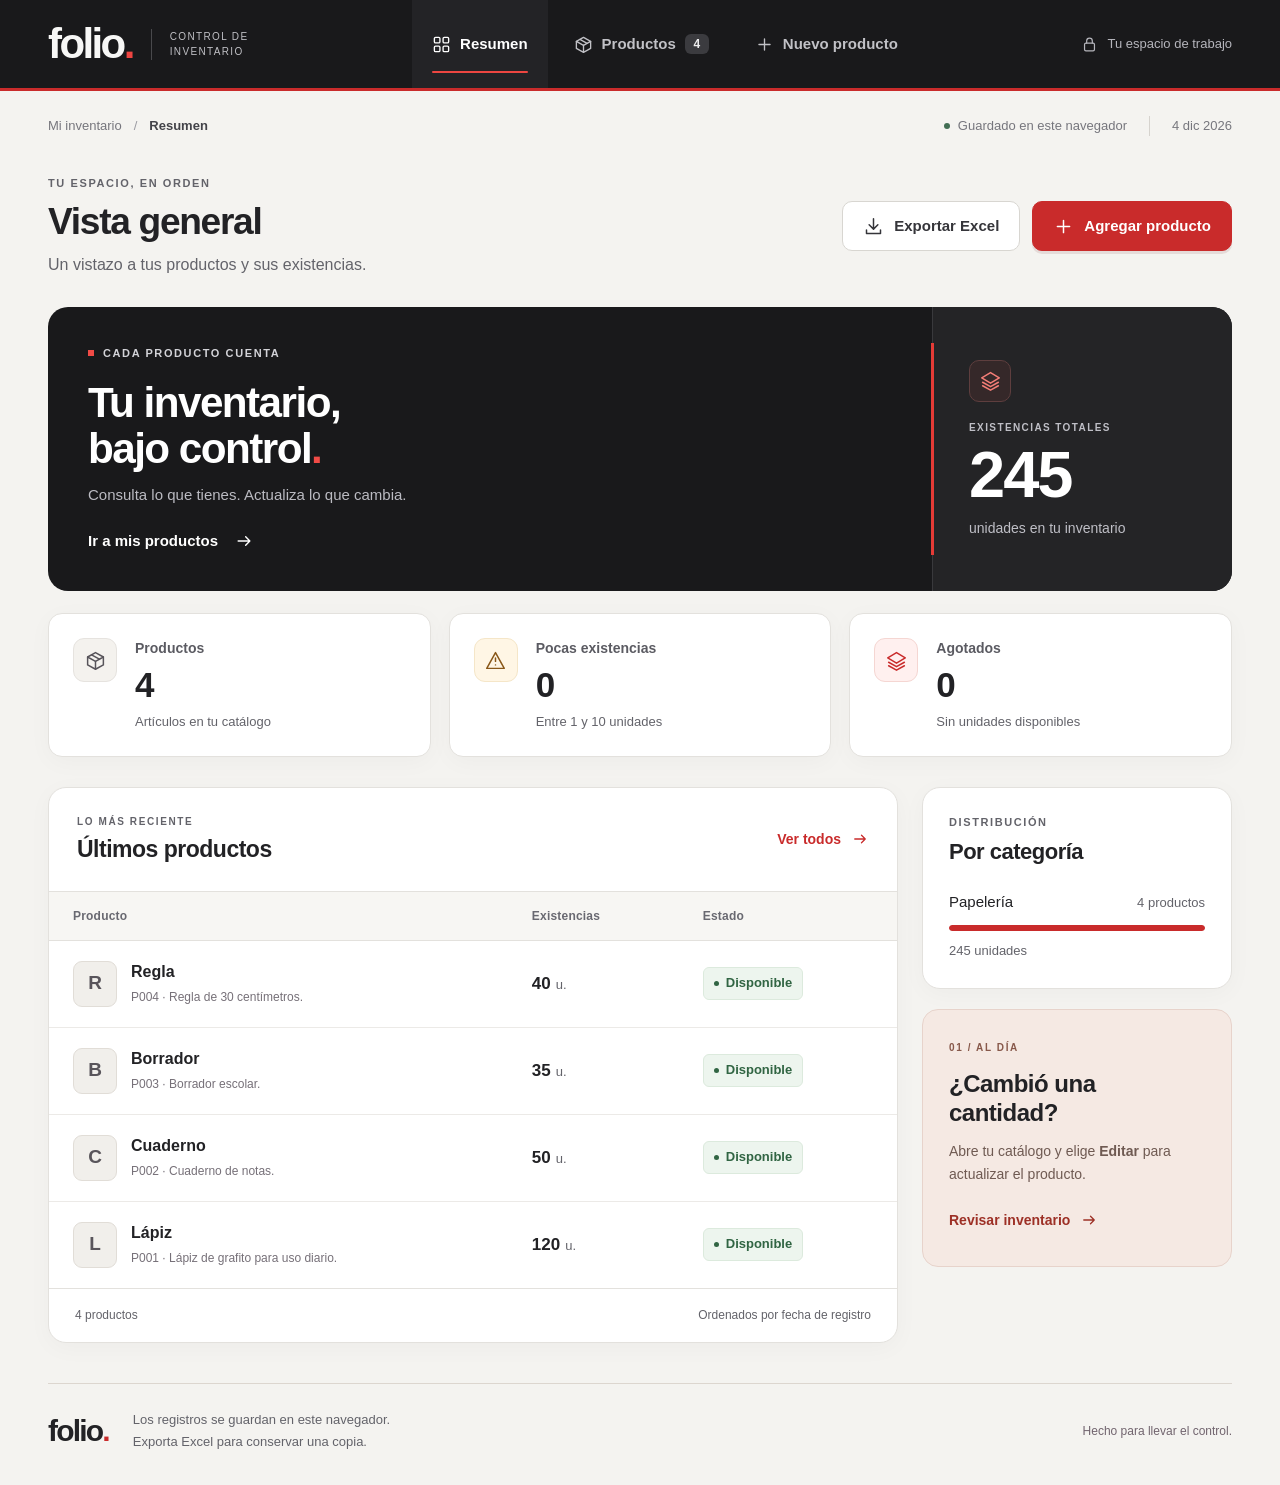
<file: index.html>
<!DOCTYPE html>
<html lang="es">
<head>
  <meta charset="utf-8">
  <meta name="viewport" content="width=device-width, initial-scale=1">
  <meta name="theme-color" content="#19191b">
  <meta name="description" content="Folio. Tu inventario, bajo control. Guarda, modifica y consulta tus productos.">
  <title>Resumen · Folio</title>
  <link rel="icon" href="favicon.svg" type="image/svg+xml">
  <link rel="stylesheet" href="style.css?v=45">
  <script defer src="app-core.js?v=45"></script>
  <script defer src="export-excel.js?v=45"></script>
  <script defer src="app.js?v=45"></script>
</head>
<body data-page="dashboard">
<svg xmlns="http://www.w3.org/2000/svg" class="svg-sprite" aria-hidden="true"><symbol id="i-grid" viewBox="0 0 24 24"><rect x="3" y="3" width="7" height="7" rx="1.5"/><rect x="14" y="3" width="7" height="7" rx="1.5"/><rect x="3" y="14" width="7" height="7" rx="1.5"/><rect x="14" y="14" width="7" height="7" rx="1.5"/></symbol><symbol id="i-box" viewBox="0 0 24 24"><path d="m12 3 9 5-9 5-9-5 9-5Z"/><path d="M3 8v9l9 5 9-5V8M12 13v9M7.5 5.5l9 5"/></symbol><symbol id="i-plus" viewBox="0 0 24 24"><path d="M12 5v14M5 12h14"/></symbol><symbol id="i-download" viewBox="0 0 24 24"><path d="M12 3v12m-5-5 5 5 5-5M4 16v4h16v-4"/></symbol><symbol id="i-arrow" viewBox="0 0 24 24"><path d="M5 12h14m-5-5 5 5-5 5"/></symbol><symbol id="i-search" viewBox="0 0 24 24"><circle cx="10.5" cy="10.5" r="6.5"/><path d="m16 16 5 5"/></symbol><symbol id="i-edit" viewBox="0 0 24 24"><path d="m15 5 4 4M4 20l5-1L21 7a2.8 2.8 0 0 0-4-4L5 15l-1 5Z"/></symbol><symbol id="i-trash" viewBox="0 0 24 24"><path d="M3 6h18M9 6V3h6v3M6 6l1 15h10l1-15M10 10v7M14 10v7"/></symbol><symbol id="i-check" viewBox="0 0 24 24"><path d="m5 12 4 4L19 6"/></symbol><symbol id="i-alert" viewBox="0 0 24 24"><path d="m12 3 10 18H2L12 3Z"/><path d="M12 9v4m0 4h.01"/></symbol><symbol id="i-layers" viewBox="0 0 24 24"><path d="m12 3 10 6-10 6L2 9l10-6Zm-9 11 9 5 9-5M3 18l9 5 9-5"/></symbol><symbol id="i-clock" viewBox="0 0 24 24"><circle cx="12" cy="12" r="9"/><path d="M12 7v5l3 2"/></symbol><symbol id="i-close" viewBox="0 0 24 24"><path d="m6 6 12 12M18 6 6 18"/></symbol><symbol id="i-lock" viewBox="0 0 24 24"><rect x="5" y="10" width="14" height="11" rx="2"/><path d="M8 10V7a4 4 0 0 1 8 0v3"/></symbol><symbol id="i-leaf" viewBox="0 0 24 24"><path d="M20 4C8 2 1 11 6 17s15 1 14-13Z"/><path d="M4 21 15 10"/></symbol></svg>
<a href="#main" class="skip-link">Saltar al contenido</a>
<header class="site-header">
  <div class="header-inner">
    <a href="index.html" class="brand" aria-label="Folio, inicio"><span class="brand-word">folio<span>.</span></span><span class="brand-caption">CONTROL DE<br>INVENTARIO</span></a>
    <nav aria-label="Navegación principal"><a href="index.html" class="nav-link active" aria-current="page"><svg class="icon" aria-hidden="true"><use href="#i-grid"></use></svg><span>Resumen</span></a><a href="productos.html" class="nav-link"><svg class="icon" aria-hidden="true"><use href="#i-box"></use></svg><span>Productos</span><span class="nav-count" id="nav-count">—</span></a><a href="agregar.html" class="nav-link"><svg class="icon" aria-hidden="true"><use href="#i-plus"></use></svg><span>Nuevo producto</span></a></nav>
    <div class="header-note"><svg class="icon" aria-hidden="true"><use href="#i-lock"></use></svg><span>Tu espacio de trabajo</span></div>
  </div>
</header>
<div class="app-shell">
  <div class="topbar"><p>Mi inventario <span>/</span> <strong>Resumen</strong></p>
    <div class="topbar-meta"><span class="save-indicator"><span class="online-dot" aria-hidden="true"></span><span id="save-status">Guardado en este navegador</span></span><time id="current-date"></time></div>
  </div>
  <main id="main" tabindex="-1">
    <div class="page-heading">
      <div><p class="eyebrow" id="page-eyebrow">TU ESPACIO, EN ORDEN</p><h1 id="page-title">Vista general</h1><p class="page-subtitle" id="page-subtitle">Un vistazo a tus productos y sus existencias.</p></div>
      <div class="page-actions"><button class="button secondary" type="button" data-export title="Descarga todo el inventario en un archivo XLSX"><svg class="icon" aria-hidden="true"><use href="#i-download"></use></svg>Exportar Excel</button><a href="agregar.html" class="button primary"><svg class="icon" aria-hidden="true"><use href="#i-plus"></use></svg>Agregar producto</a></div>
    </div>
    <noscript><p class="storage-error">Activa JavaScript en tu navegador para guardar y administrar los productos.</p></noscript>
    <section id="storage-error" class="storage-error" role="alert" hidden>
      <div><svg class="icon" aria-hidden="true"><use href="#i-alert"></use></svg><p id="storage-error-text"></p></div>
      <div class="error-actions"><button class="button secondary small" id="retry-storage" type="button">Reintentar</button><button class="button secondary small" id="download-raw" type="button" hidden>Descargar copia</button><button class="button secondary small" id="open-reset" type="button" hidden>Restablecer ejemplos</button></div>
    </section>

<section class="overview-hero" aria-labelledby="overview-title">
  <div class="hero-copy">
    <span class="hero-kicker"><span></span> CADA PRODUCTO CUENTA</span>
    <h2 id="overview-title">Tu inventario,<br>bajo control<span>.</span></h2>
    <p>Consulta lo que tienes. Actualiza lo que cambia.</p>
    <a class="hero-link" href="productos.html">Ir a mis productos <svg class="icon" aria-hidden="true"><use href="#i-arrow"></use></svg></a>
  </div>
  <div class="hero-total">
    <span class="total-icon"><svg class="icon" aria-hidden="true"><use href="#i-layers"></use></svg></span>
    <span class="total-label">EXISTENCIAS TOTALES</span>
    <strong data-stat="units">—</strong>
    <span class="total-caption">unidades en tu inventario</span>
  </div>
</section>
<section class="stats-grid" aria-label="Resumen de existencias">
<article class="stat-card ">
  <span class="stat-icon"><svg class="icon" aria-hidden="true"><use href="#i-box"></use></svg></span>
  <div class="stat-content"><p>Productos</p><strong data-stat="products">—</strong><span>Artículos en tu catálogo</span></div>
</article>
<article class="stat-card amber">
  <span class="stat-icon"><svg class="icon" aria-hidden="true"><use href="#i-alert"></use></svg></span>
  <div class="stat-content"><p>Pocas existencias</p><strong data-stat="low">—</strong><span>Entre 1 y 10 unidades</span></div>
</article>
<article class="stat-card rose">
  <span class="stat-icon"><svg class="icon" aria-hidden="true"><use href="#i-layers"></use></svg></span>
  <div class="stat-content"><p>Agotados</p><strong data-stat="out">—</strong><span>Sin unidades disponibles</span></div>
</article>
</section>
<div class="dashboard-columns">
  <section class="panel recent-panel">
    <div class="panel-heading"><div><p class="eyebrow">LO MÁS RECIENTE</p><h2>Últimos productos</h2></div>
      <a class="text-link" href="productos.html">Ver todos <svg class="icon" aria-hidden="true"><use href="#i-arrow"></use></svg></a></div>
    <div class="table-scroll" tabindex="0" aria-label="Tabla de productos"><table role="table" class="inventory-table recent-table"><thead role="rowgroup"><tr role="row"><th scope="col" role="columnheader">Producto</th><th scope="col" role="columnheader">Existencias</th><th scope="col" role="columnheader">Estado</th></tr></thead><tbody role="rowgroup" id="inventory-body"></tbody></table></div>
      <div class="empty-state" id="empty-state" hidden><span class="empty-icon"><svg class="icon" aria-hidden="true"><use href="#i-box"></use></svg></span><h3 id="empty-title">El inventario está vacío</h3><p id="empty-copy">Agrega tu primer producto para comenzar.</p><a class="button primary small" href="agregar.html" id="empty-add"><svg class="icon" aria-hidden="true"><use href="#i-plus"></use></svg>Agregar producto</a><button class="button secondary small" id="clear-filters" type="button" hidden>Limpiar filtros</button></div>
    <div class="panel-footer"><span id="recent-count">—</span><span>Ordenados por fecha de registro</span></div>
  </section>
  <aside class="dashboard-side">
    <section class="panel category-panel"><p class="eyebrow">DISTRIBUCIÓN</p><h2>Por categoría</h2><div id="category-breakdown"></div></section>
    <section class="care-note"><span class="care-number">01 / AL DÍA</span><h2>¿Cambió una cantidad?</h2>
      <p>Abre tu catálogo y elige <strong>Editar</strong> para actualizar el producto.</p>
      <a class="text-link" href="productos.html">Revisar inventario <svg class="icon" aria-hidden="true"><use href="#i-arrow"></use></svg></a></section>
  </aside>
</div>
    <footer class="app-footer"><a href="index.html" class="footer-brand">folio<span>.</span></a><p>Los registros se guardan en este navegador.<br>Exporta Excel para conservar una copia.</p><span>Hecho para llevar el control.</span></footer>
  </main>
</div>
<dialog id="delete-dialog" aria-labelledby="delete-title"><div class="dialog-content"><span class="dialog-icon danger"><svg class="icon" aria-hidden="true"><use href="#i-trash"></use></svg></span><h2 id="delete-title">Eliminar producto</h2><p id="delete-copy"></p><p class="muted small-copy">Puedes deshacer la última eliminación desde el mensaje de confirmación.</p><div id="delete-error" class="form-error" role="alert" hidden></div><div class="dialog-actions"><button class="button secondary" id="cancel-delete" type="button" autofocus>Cancelar</button><button class="button danger-button" id="confirm-delete" type="button">Eliminar producto</button></div></div></dialog>
 <dialog id="reset-dialog" aria-labelledby="reset-title"><div class="dialog-content"><span class="dialog-icon danger"><svg class="icon" aria-hidden="true"><use href="#i-alert"></use></svg></span><h2 id="reset-title">Restablecer ejemplos</h2><p>Se sustituirán los datos de este inventario en este navegador por los cuatro productos de ejemplo. Descarga una copia antes de continuar.</p><div id="reset-error" class="form-error" role="alert" hidden></div><div class="dialog-actions"><button class="button secondary" id="cancel-reset" type="button" autofocus>Cancelar</button><button class="button danger-button" id="confirm-reset" type="button">Restablecer ejemplos</button></div></div></dialog>
 <div class="toast" id="toast" role="status" aria-live="polite" hidden><span class="toast-icon"><svg class="icon" aria-hidden="true"><use href="#i-check"></use></svg></span><p id="toast-message"></p><button id="undo-delete" type="button" hidden>Deshacer</button><button id="close-toast" class="icon-button" type="button" aria-label="Cerrar mensaje"><svg class="icon" aria-hidden="true"><use href="#i-close"></use></svg></button></div>
</body>
</html>
</file>
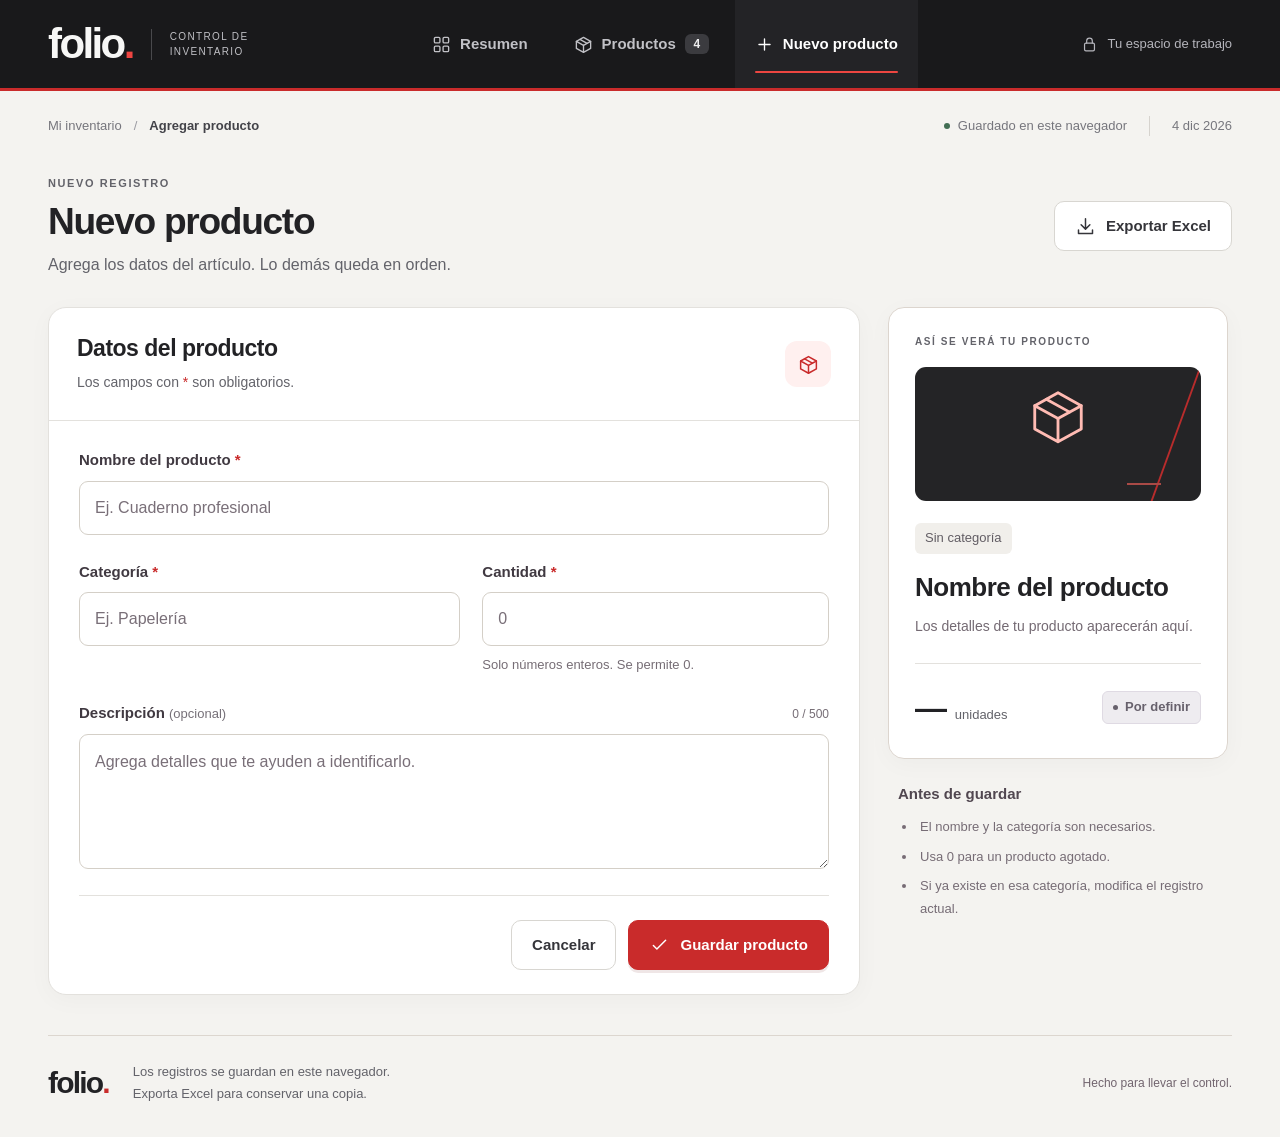
<file: agregar.html>
<!DOCTYPE html>
<html lang="es">
<head>
  <meta charset="utf-8">
  <meta name="viewport" content="width=device-width, initial-scale=1">
  <meta name="theme-color" content="#19191b">
  <meta name="description" content="Folio. Tu inventario, bajo control. Guarda, modifica y consulta tus productos.">
  <title>Agregar producto · Folio</title>
  <link rel="icon" href="favicon.svg" type="image/svg+xml">
  <link rel="stylesheet" href="style.css?v=45">
  <script defer src="app-core.js?v=45"></script>
  <script defer src="export-excel.js?v=45"></script>
  <script defer src="app.js?v=45"></script>
</head>
<body data-page="form">
<svg xmlns="http://www.w3.org/2000/svg" class="svg-sprite" aria-hidden="true"><symbol id="i-grid" viewBox="0 0 24 24"><rect x="3" y="3" width="7" height="7" rx="1.5"/><rect x="14" y="3" width="7" height="7" rx="1.5"/><rect x="3" y="14" width="7" height="7" rx="1.5"/><rect x="14" y="14" width="7" height="7" rx="1.5"/></symbol><symbol id="i-box" viewBox="0 0 24 24"><path d="m12 3 9 5-9 5-9-5 9-5Z"/><path d="M3 8v9l9 5 9-5V8M12 13v9M7.5 5.5l9 5"/></symbol><symbol id="i-plus" viewBox="0 0 24 24"><path d="M12 5v14M5 12h14"/></symbol><symbol id="i-download" viewBox="0 0 24 24"><path d="M12 3v12m-5-5 5 5 5-5M4 16v4h16v-4"/></symbol><symbol id="i-arrow" viewBox="0 0 24 24"><path d="M5 12h14m-5-5 5 5-5 5"/></symbol><symbol id="i-search" viewBox="0 0 24 24"><circle cx="10.5" cy="10.5" r="6.5"/><path d="m16 16 5 5"/></symbol><symbol id="i-edit" viewBox="0 0 24 24"><path d="m15 5 4 4M4 20l5-1L21 7a2.8 2.8 0 0 0-4-4L5 15l-1 5Z"/></symbol><symbol id="i-trash" viewBox="0 0 24 24"><path d="M3 6h18M9 6V3h6v3M6 6l1 15h10l1-15M10 10v7M14 10v7"/></symbol><symbol id="i-check" viewBox="0 0 24 24"><path d="m5 12 4 4L19 6"/></symbol><symbol id="i-alert" viewBox="0 0 24 24"><path d="m12 3 10 18H2L12 3Z"/><path d="M12 9v4m0 4h.01"/></symbol><symbol id="i-layers" viewBox="0 0 24 24"><path d="m12 3 10 6-10 6L2 9l10-6Zm-9 11 9 5 9-5M3 18l9 5 9-5"/></symbol><symbol id="i-clock" viewBox="0 0 24 24"><circle cx="12" cy="12" r="9"/><path d="M12 7v5l3 2"/></symbol><symbol id="i-close" viewBox="0 0 24 24"><path d="m6 6 12 12M18 6 6 18"/></symbol><symbol id="i-lock" viewBox="0 0 24 24"><rect x="5" y="10" width="14" height="11" rx="2"/><path d="M8 10V7a4 4 0 0 1 8 0v3"/></symbol><symbol id="i-leaf" viewBox="0 0 24 24"><path d="M20 4C8 2 1 11 6 17s15 1 14-13Z"/><path d="M4 21 15 10"/></symbol></svg>
<a href="#main" class="skip-link">Saltar al contenido</a>
<header class="site-header">
  <div class="header-inner">
    <a href="index.html" class="brand" aria-label="Folio, inicio"><span class="brand-word">folio<span>.</span></span><span class="brand-caption">CONTROL DE<br>INVENTARIO</span></a>
    <nav aria-label="Navegación principal"><a href="index.html" class="nav-link"><svg class="icon" aria-hidden="true"><use href="#i-grid"></use></svg><span>Resumen</span></a><a href="productos.html" class="nav-link"><svg class="icon" aria-hidden="true"><use href="#i-box"></use></svg><span>Productos</span><span class="nav-count" id="nav-count">—</span></a><a href="agregar.html" class="nav-link active" aria-current="page"><svg class="icon" aria-hidden="true"><use href="#i-plus"></use></svg><span>Nuevo producto</span></a></nav>
    <div class="header-note"><svg class="icon" aria-hidden="true"><use href="#i-lock"></use></svg><span>Tu espacio de trabajo</span></div>
  </div>
</header>
<div class="app-shell">
  <div class="topbar"><p>Mi inventario <span>/</span> <strong>Agregar producto</strong></p>
    <div class="topbar-meta"><span class="save-indicator"><span class="online-dot" aria-hidden="true"></span><span id="save-status">Guardado en este navegador</span></span><time id="current-date"></time></div>
  </div>
  <main id="main" tabindex="-1">
    <div class="page-heading">
      <div><p class="eyebrow" id="page-eyebrow">NUEVO REGISTRO</p><h1 id="page-title">Nuevo producto</h1><p class="page-subtitle" id="page-subtitle">Agrega los datos del artículo. Lo demás queda en orden.</p></div>
      <div class="page-actions"><button class="button secondary" type="button" data-export title="Descarga todo el inventario en un archivo XLSX"><svg class="icon" aria-hidden="true"><use href="#i-download"></use></svg>Exportar Excel</button></div>
    </div>
    <noscript><p class="storage-error">Activa JavaScript en tu navegador para guardar y administrar los productos.</p></noscript>
    <section id="storage-error" class="storage-error" role="alert" hidden>
      <div><svg class="icon" aria-hidden="true"><use href="#i-alert"></use></svg><p id="storage-error-text"></p></div>
      <div class="error-actions"><button class="button secondary small" id="retry-storage" type="button">Reintentar</button><button class="button secondary small" id="download-raw" type="button" hidden>Descargar copia</button><button class="button secondary small" id="open-reset" type="button" hidden>Restablecer ejemplos</button></div>
    </section>
    <div class="form-columns"><section class="panel form-panel"><div class="panel-heading"><div><h2 id="form-title">Datos del producto</h2><p class="muted">Los campos con <span class="required">*</span> son obligatorios.</p></div><span class="form-icon"><svg class="icon" aria-hidden="true"><use href="#i-box"></use></svg></span></div>
 <form id="product-form" novalidate><div id="form-error" class="form-error" role="alert" hidden></div><button id="reload-product" class="text-link reload-button" type="button" hidden>Recargar datos del producto</button><fieldset id="product-fields"><legend class="sr-only">Información del producto</legend>
 <div class="field"><label for="name">Nombre del producto <span class="required">*</span></label><input id="name" name="name" type="text" placeholder="Ej. Cuaderno profesional" maxlength="80" autocomplete="off" required aria-describedby="error-name"><span class="field-error" id="error-name"></span></div>
 <div class="field-grid"><div class="field"><label for="category">Categoría <span class="required">*</span></label><input id="category" name="category" list="categories" type="text" placeholder="Ej. Papelería" maxlength="50" autocomplete="off" required aria-describedby="error-category"><datalist id="categories"><option value="Papelería"><option value="Oficina"><option value="Escolar"><option value="Otros"></datalist><span class="field-error" id="error-category"></span></div>
 <div class="field"><label for="quantity">Cantidad <span class="required">*</span></label><input id="quantity" name="quantity" type="number" placeholder="0" min="0" max="999999" step="1" inputmode="numeric" required aria-describedby="quantity-help error-quantity"><small id="quantity-help">Solo números enteros. Se permite 0.</small><span class="field-error" id="error-quantity"></span></div></div>
 <div class="field"><div class="label-row"><label for="description">Descripción <span class="optional">(opcional)</span></label><span id="description-count">0 / 500</span></div><textarea id="description" name="description" rows="4" maxlength="500" placeholder="Agrega detalles que te ayuden a identificarlo." aria-describedby="error-description"></textarea><span class="field-error" id="error-description"></span></div>
 <div class="form-actions"><a href="productos.html" class="button secondary">Cancelar</a><button id="save-product" class="button primary" type="submit"><svg class="icon" aria-hidden="true"><use href="#i-check"></use></svg><span>Guardar producto</span></button></div></fieldset></form></section>
 <aside class="form-side"><section class="preview-card"><span class="eyebrow">ASÍ SE VERÁ TU PRODUCTO</span><div class="preview-art"><svg class="icon" aria-hidden="true"><use href="#i-box"></use></svg><span class="preview-dots" aria-hidden="true"></span></div><span class="category-chip" id="preview-category">Sin categoría</span><h2 id="preview-name">Nombre del producto</h2><p id="preview-description">Los detalles de tu producto aparecerán aquí.</p><div class="preview-bottom"><span><strong id="preview-quantity">—</strong> unidades</span><span class="stock-badge neutral" id="preview-status">Por definir</span></div></section>
 <div class="form-help"><h3>Antes de guardar</h3><ul><li>El nombre y la categoría son necesarios.</li><li>Usa 0 para un producto agotado.</li><li>Si ya existe en esa categoría, modifica el registro actual.</li></ul></div></aside></div>
    <footer class="app-footer"><a href="index.html" class="footer-brand">folio<span>.</span></a><p>Los registros se guardan en este navegador.<br>Exporta Excel para conservar una copia.</p><span>Hecho para llevar el control.</span></footer>
  </main>
</div>
<dialog id="delete-dialog" aria-labelledby="delete-title"><div class="dialog-content"><span class="dialog-icon danger"><svg class="icon" aria-hidden="true"><use href="#i-trash"></use></svg></span><h2 id="delete-title">Eliminar producto</h2><p id="delete-copy"></p><p class="muted small-copy">Puedes deshacer la última eliminación desde el mensaje de confirmación.</p><div id="delete-error" class="form-error" role="alert" hidden></div><div class="dialog-actions"><button class="button secondary" id="cancel-delete" type="button" autofocus>Cancelar</button><button class="button danger-button" id="confirm-delete" type="button">Eliminar producto</button></div></div></dialog>
 <dialog id="reset-dialog" aria-labelledby="reset-title"><div class="dialog-content"><span class="dialog-icon danger"><svg class="icon" aria-hidden="true"><use href="#i-alert"></use></svg></span><h2 id="reset-title">Restablecer ejemplos</h2><p>Se sustituirán los datos de este inventario en este navegador por los cuatro productos de ejemplo. Descarga una copia antes de continuar.</p><div id="reset-error" class="form-error" role="alert" hidden></div><div class="dialog-actions"><button class="button secondary" id="cancel-reset" type="button" autofocus>Cancelar</button><button class="button danger-button" id="confirm-reset" type="button">Restablecer ejemplos</button></div></div></dialog>
 <div class="toast" id="toast" role="status" aria-live="polite" hidden><span class="toast-icon"><svg class="icon" aria-hidden="true"><use href="#i-check"></use></svg></span><p id="toast-message"></p><button id="undo-delete" type="button" hidden>Deshacer</button><button id="close-toast" class="icon-button" type="button" aria-label="Cerrar mensaje"><svg class="icon" aria-hidden="true"><use href="#i-close"></use></svg></button></div>
</body>
</html>
</file>
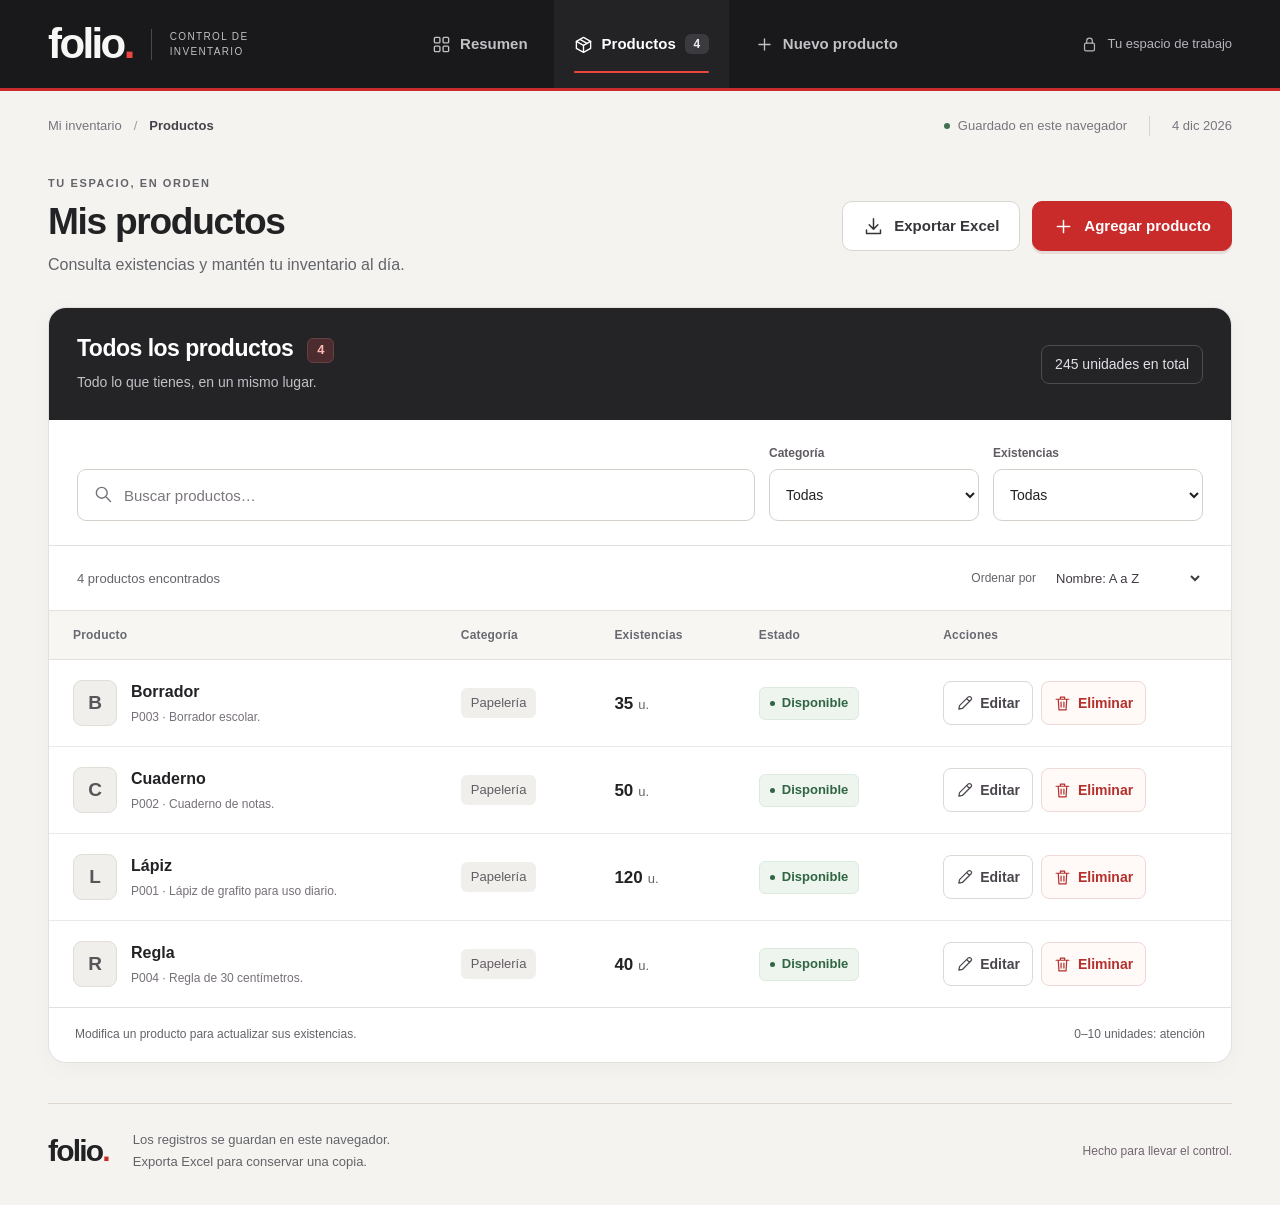
<file: productos.html>
<!DOCTYPE html>
<html lang="es">
<head>
  <meta charset="utf-8">
  <meta name="viewport" content="width=device-width, initial-scale=1">
  <meta name="theme-color" content="#19191b">
  <meta name="description" content="Folio. Tu inventario, bajo control. Guarda, modifica y consulta tus productos.">
  <title>Productos · Folio</title>
  <link rel="icon" href="favicon.svg" type="image/svg+xml">
  <link rel="stylesheet" href="style.css?v=45">
  <script defer src="app-core.js?v=45"></script>
  <script defer src="export-excel.js?v=45"></script>
  <script defer src="app.js?v=45"></script>
</head>
<body data-page="products">
<svg xmlns="http://www.w3.org/2000/svg" class="svg-sprite" aria-hidden="true"><symbol id="i-grid" viewBox="0 0 24 24"><rect x="3" y="3" width="7" height="7" rx="1.5"/><rect x="14" y="3" width="7" height="7" rx="1.5"/><rect x="3" y="14" width="7" height="7" rx="1.5"/><rect x="14" y="14" width="7" height="7" rx="1.5"/></symbol><symbol id="i-box" viewBox="0 0 24 24"><path d="m12 3 9 5-9 5-9-5 9-5Z"/><path d="M3 8v9l9 5 9-5V8M12 13v9M7.5 5.5l9 5"/></symbol><symbol id="i-plus" viewBox="0 0 24 24"><path d="M12 5v14M5 12h14"/></symbol><symbol id="i-download" viewBox="0 0 24 24"><path d="M12 3v12m-5-5 5 5 5-5M4 16v4h16v-4"/></symbol><symbol id="i-arrow" viewBox="0 0 24 24"><path d="M5 12h14m-5-5 5 5-5 5"/></symbol><symbol id="i-search" viewBox="0 0 24 24"><circle cx="10.5" cy="10.5" r="6.5"/><path d="m16 16 5 5"/></symbol><symbol id="i-edit" viewBox="0 0 24 24"><path d="m15 5 4 4M4 20l5-1L21 7a2.8 2.8 0 0 0-4-4L5 15l-1 5Z"/></symbol><symbol id="i-trash" viewBox="0 0 24 24"><path d="M3 6h18M9 6V3h6v3M6 6l1 15h10l1-15M10 10v7M14 10v7"/></symbol><symbol id="i-check" viewBox="0 0 24 24"><path d="m5 12 4 4L19 6"/></symbol><symbol id="i-alert" viewBox="0 0 24 24"><path d="m12 3 10 18H2L12 3Z"/><path d="M12 9v4m0 4h.01"/></symbol><symbol id="i-layers" viewBox="0 0 24 24"><path d="m12 3 10 6-10 6L2 9l10-6Zm-9 11 9 5 9-5M3 18l9 5 9-5"/></symbol><symbol id="i-clock" viewBox="0 0 24 24"><circle cx="12" cy="12" r="9"/><path d="M12 7v5l3 2"/></symbol><symbol id="i-close" viewBox="0 0 24 24"><path d="m6 6 12 12M18 6 6 18"/></symbol><symbol id="i-lock" viewBox="0 0 24 24"><rect x="5" y="10" width="14" height="11" rx="2"/><path d="M8 10V7a4 4 0 0 1 8 0v3"/></symbol><symbol id="i-leaf" viewBox="0 0 24 24"><path d="M20 4C8 2 1 11 6 17s15 1 14-13Z"/><path d="M4 21 15 10"/></symbol></svg>
<a href="#main" class="skip-link">Saltar al contenido</a>
<header class="site-header">
  <div class="header-inner">
    <a href="index.html" class="brand" aria-label="Folio, inicio"><span class="brand-word">folio<span>.</span></span><span class="brand-caption">CONTROL DE<br>INVENTARIO</span></a>
    <nav aria-label="Navegación principal"><a href="index.html" class="nav-link"><svg class="icon" aria-hidden="true"><use href="#i-grid"></use></svg><span>Resumen</span></a><a href="productos.html" class="nav-link active" aria-current="page"><svg class="icon" aria-hidden="true"><use href="#i-box"></use></svg><span>Productos</span><span class="nav-count" id="nav-count">—</span></a><a href="agregar.html" class="nav-link"><svg class="icon" aria-hidden="true"><use href="#i-plus"></use></svg><span>Nuevo producto</span></a></nav>
    <div class="header-note"><svg class="icon" aria-hidden="true"><use href="#i-lock"></use></svg><span>Tu espacio de trabajo</span></div>
  </div>
</header>
<div class="app-shell">
  <div class="topbar"><p>Mi inventario <span>/</span> <strong>Productos</strong></p>
    <div class="topbar-meta"><span class="save-indicator"><span class="online-dot" aria-hidden="true"></span><span id="save-status">Guardado en este navegador</span></span><time id="current-date"></time></div>
  </div>
  <main id="main" tabindex="-1">
    <div class="page-heading">
      <div><p class="eyebrow" id="page-eyebrow">TU ESPACIO, EN ORDEN</p><h1 id="page-title">Mis productos</h1><p class="page-subtitle" id="page-subtitle">Consulta existencias y mantén tu inventario al día.</p></div>
      <div class="page-actions"><button class="button secondary" type="button" data-export title="Descarga todo el inventario en un archivo XLSX"><svg class="icon" aria-hidden="true"><use href="#i-download"></use></svg>Exportar Excel</button><a href="agregar.html" class="button primary"><svg class="icon" aria-hidden="true"><use href="#i-plus"></use></svg>Agregar producto</a></div>
    </div>
    <noscript><p class="storage-error">Activa JavaScript en tu navegador para guardar y administrar los productos.</p></noscript>
    <section id="storage-error" class="storage-error" role="alert" hidden>
      <div><svg class="icon" aria-hidden="true"><use href="#i-alert"></use></svg><p id="storage-error-text"></p></div>
      <div class="error-actions"><button class="button secondary small" id="retry-storage" type="button">Reintentar</button><button class="button secondary small" id="download-raw" type="button" hidden>Descargar copia</button><button class="button secondary small" id="open-reset" type="button" hidden>Restablecer ejemplos</button></div>
    </section>
    <section class="panel products-panel"><div class="panel-heading"><div><h2>Todos los productos <span class="count-pill" id="total-count">0</span></h2><p class="muted">Todo lo que tienes, en un mismo lugar.</p></div><span class="mini-label" id="units-summary">—</span></div>
  <div class="filters"><div class="search-field"><label class="sr-only" for="search">Buscar productos</label><svg class="icon" aria-hidden="true"><use href="#i-search"></use></svg><input type="search" id="search" placeholder="Buscar productos…" title="Busca por nombre, categoría, descripción o ID" autocomplete="off"></div>
    <div class="select-field"><label for="category-filter">Categoría</label><select id="category-filter"><option value="">Todas</option></select></div>
    <div class="select-field"><label for="stock-filter">Existencias</label><select id="stock-filter"><option value="">Todas</option><option value="low">Pocas existencias</option><option value="out">Agotados</option></select></div>
  </div>
  <div class="table-toolbar"><p id="result-count" aria-live="polite">—</p><div><label for="sort">Ordenar por</label><select id="sort"><option value="name">Nombre: A a Z</option><option value="recent">Más recientes</option><option value="quantity">Menos existencias</option></select></div></div>
  <div class="table-scroll" tabindex="0" aria-label="Tabla de productos" role="region"><table role="table" class="inventory-table "><thead role="rowgroup"><tr role="row"><th scope="col" role="columnheader">Producto</th><th scope="col" role="columnheader">Categoría</th><th scope="col" role="columnheader">Existencias</th><th scope="col" role="columnheader">Estado</th><th scope="col" role="columnheader">Acciones</th></tr></thead><tbody role="rowgroup" id="inventory-body"></tbody></table></div>
      <div class="empty-state" id="empty-state" hidden><span class="empty-icon"><svg class="icon" aria-hidden="true"><use href="#i-box"></use></svg></span><h3 id="empty-title">El inventario está vacío</h3><p id="empty-copy">Agrega tu primer producto para comenzar.</p><a class="button primary small" href="agregar.html" id="empty-add"><svg class="icon" aria-hidden="true"><use href="#i-plus"></use></svg>Agregar producto</a><button class="button secondary small" id="clear-filters" type="button" hidden>Limpiar filtros</button></div>
  <div class="panel-footer"><span>Modifica un producto para actualizar sus existencias.</span><span>0–10 unidades: atención</span></div>
</section>
    <footer class="app-footer"><a href="index.html" class="footer-brand">folio<span>.</span></a><p>Los registros se guardan en este navegador.<br>Exporta Excel para conservar una copia.</p><span>Hecho para llevar el control.</span></footer>
  </main>
</div>
<dialog id="delete-dialog" aria-labelledby="delete-title"><div class="dialog-content"><span class="dialog-icon danger"><svg class="icon" aria-hidden="true"><use href="#i-trash"></use></svg></span><h2 id="delete-title">Eliminar producto</h2><p id="delete-copy"></p><p class="muted small-copy">Puedes deshacer la última eliminación desde el mensaje de confirmación.</p><div id="delete-error" class="form-error" role="alert" hidden></div><div class="dialog-actions"><button class="button secondary" id="cancel-delete" type="button" autofocus>Cancelar</button><button class="button danger-button" id="confirm-delete" type="button">Eliminar producto</button></div></div></dialog>
 <dialog id="reset-dialog" aria-labelledby="reset-title"><div class="dialog-content"><span class="dialog-icon danger"><svg class="icon" aria-hidden="true"><use href="#i-alert"></use></svg></span><h2 id="reset-title">Restablecer ejemplos</h2><p>Se sustituirán los datos de este inventario en este navegador por los cuatro productos de ejemplo. Descarga una copia antes de continuar.</p><div id="reset-error" class="form-error" role="alert" hidden></div><div class="dialog-actions"><button class="button secondary" id="cancel-reset" type="button" autofocus>Cancelar</button><button class="button danger-button" id="confirm-reset" type="button">Restablecer ejemplos</button></div></div></dialog>
 <div class="toast" id="toast" role="status" aria-live="polite" hidden><span class="toast-icon"><svg class="icon" aria-hidden="true"><use href="#i-check"></use></svg></span><p id="toast-message"></p><button id="undo-delete" type="button" hidden>Deshacer</button><button id="close-toast" class="icon-button" type="button" aria-label="Cerrar mensaje"><svg class="icon" aria-hidden="true"><use href="#i-close"></use></svg></button></div>
</body>
</html>
</file>
<file: style.css>
/* Folio · Carbón, papel y rojo. Componentes compartidos por las tres páginas. */
:root {
  color-scheme: light;
  --canvas: #f4f3f0;
  --paper: #ffffff;
  --ink: #222225;
  --muted: #63636a;
  --subtle: #76767d;
  --line: #e3e1dd;
  --charcoal: #19191b;
  --red: #c92b2b;
  --red-hover: #ac2020;
  --red-soft: #fff0ef;
  --radius: 18px;
  --shadow: 0 5px 24px rgb(30 28 25 / 3%);
  font-family: "Segoe UI", -apple-system, BlinkMacSystemFont, Arial, sans-serif;
  font-size: 16px;
  line-height: 1.5;
  color: var(--ink);
  background: var(--canvas);
  -webkit-text-size-adjust: 100%;
}
* { box-sizing: border-box; }
body { margin: 0; min-width: 0; }
h1, h2, h3, p { margin: 0; }
a { color: inherit; text-decoration: none; }
button, input, select, textarea { font: inherit; color: inherit; }
button, select, a { -webkit-tap-highlight-color: transparent; }
button { cursor: pointer; }
button:disabled { cursor: not-allowed; opacity: .5; }
button, input, select, textarea { border-radius: 0; }
button { border: 0; }
[hidden] { display: none !important; }
:focus-visible { outline: 3px solid var(--red); outline-offset: 4px; }
::selection { color: white; background: var(--red); }
.icon { width: 21px; height: 21px; fill: none; stroke: currentColor; stroke-width: 1.7; stroke-linecap: round; stroke-linejoin: round; flex-shrink: 0; }
.svg-sprite { position: absolute; width: 0; height: 0; overflow: hidden; }
.sr-only { position: absolute; width: 1px; height: 1px; padding: 0; margin: -1px; border: 0; overflow: hidden; clip-path: inset(50%); white-space: nowrap; }
.skip-link { position: fixed; top: -100px; left: 16px; padding: 14px 20px; z-index: 100; color: white; background: var(--red); border-radius: 8px; }
.skip-link:focus { top: 12px; }

/* Navegación: visible en escritorio y en móvil, sin menús escondidos. */
.site-header { color: #f7f7f6; background: var(--charcoal); border-bottom: 3px solid var(--red); }
.header-inner { max-width: 1440px; min-height: 88px; margin: auto; padding: 0 48px; display: flex; align-items: center; justify-content: space-between; gap: 28px; }
.brand { display: inline-flex; gap: 18px; align-items: center; flex-shrink: 0; }
.brand-word { font-size: 42px; font-weight: 750; letter-spacing: -2.6px; line-height: 1; }
.brand-word > span { color: #ee4541; }
.brand-caption { padding-left: 18px; border-left: 1px solid #49494c; color: #c0c0c5; font-size: 10px; line-height: 1.55; letter-spacing: 1.35px; }
.site-header nav { display: flex; align-self: stretch; gap: 6px; }
.nav-link { position: relative; min-height: 60px; display: flex; align-items: center; justify-content: center; gap: 9px; padding: 0 20px; font-size: 15px; font-weight: 550; color: #c1c1c6; transition: color .15s, background .15s; }
.nav-link .icon { width: 19px; height: 19px; }
.nav-link:hover { color: white; background: #262628; }
.nav-link.active { color: white; background: #232326; }
.nav-link.active::after { content: ""; position: absolute; left: 20px; right: 20px; bottom: 15px; height: 2px; border-radius: 2px; background: #ed4641; }
.nav-count { min-width: 24px; padding: 1px 7px; border-radius: 6px; font-size: 12px; text-align: center; font-variant-numeric: tabular-nums; color: #eeeeef; background: #3b3b3f; }
.header-note { display: flex; gap: 9px; align-items: center; color: #b5b5bc; font-size: 13px; }
.header-note .icon { width: 17px; height: 17px; }
.app-shell { max-width: 1440px; margin: auto; padding: 0 48px; }
.topbar { display: flex; justify-content: space-between; align-items: center; gap: 20px; min-height: 70px; color: var(--subtle); font-size: 13px; }
.topbar > p { display: flex; flex-wrap: wrap; align-items: center; gap: 12px; }
.topbar > p > span { color: #9b9ba2; }
.topbar strong { color: #434349; font-weight: 550; }
.topbar-meta { display: flex; align-items: center; gap: 22px; }
.topbar time { padding-left: 22px; border-left: 1px solid #d6d3ce; white-space: nowrap; }
.save-indicator { display: flex; align-items: center; gap: 8px; }
.online-dot { width: 6px; height: 6px; border-radius: 50%; background: #426e53; flex-shrink: 0; }
main { padding: 14px 0 24px; outline: none; }
.page-heading { display: flex; align-items: center; justify-content: space-between; gap: 24px; margin-bottom: 30px; }
.eyebrow { display: block; color: var(--muted); font-size: 11px; font-weight: 650; letter-spacing: 1.6px; line-height: 1.5; margin-bottom: 8px; }
h1 { font-size: clamp(30px, 2.9vw, 40px); line-height: 1.14; font-weight: 700; letter-spacing: -1.3px; }
h2 { font-size: 23px; line-height: 1.3; font-weight: 650; letter-spacing: -.5px; }
h3 { font-size: 18px; line-height: 1.4; }
.page-subtitle { color: var(--muted); font-size: 16px; line-height: 1.6; margin-top: 10px; }
.page-actions { display: flex; flex-shrink: 0; gap: 12px; }

/* Controles de 48–54 px. El texto no se reduce en pantallas pequeñas. */
.button { display: inline-flex; justify-content: center; align-items: center; gap: 10px; min-height: 50px; padding: 12px 20px; border: 1px solid transparent; border-radius: 10px; font-size: 15px; font-weight: 600; line-height: 1.35; text-align: center; transition: background .15s, border-color .15s, box-shadow .15s; }
.button.primary, .danger-button { color: #ffffff; background: var(--red); border-color: var(--red); box-shadow: 0 3px 0 rgb(98 14 14 / 10%); }
.button.primary:hover, .danger-button:hover { background: var(--red-hover); border-color: var(--red-hover); box-shadow: 0 4px 12px rgb(150 30 30 / 16%); }
.button.secondary { color: #35353a; background: var(--paper); border-color: #d8d6d1; }
.button.secondary:hover { background: #eeece8; border-color: #bcb9b3; }
.button.small { min-height: 46px; padding: 10px 16px; font-size: 14px; }
.text-link { display: inline-flex; align-items: center; justify-content: center; gap: 10px; min-height: 44px; color: var(--red); font-size: 14px; font-weight: 650; }
.text-link .icon { width: 18px; height: 18px; }
.text-link:hover { text-decoration: underline; text-underline-offset: 5px; }
.muted { color: var(--muted); font-size: 14px; line-height: 1.65; }

/* Resumen: un bloque principal y cifras con peso visual distinto. */
.overview-hero { position: relative; display: grid; grid-template-columns: minmax(0, 1fr) 300px; align-items: stretch; overflow: hidden; border-radius: 20px; background: var(--charcoal); color: white; margin-bottom: 22px; }
.hero-copy { padding: 32px 40px 28px; }
.hero-kicker { display: inline-flex; align-items: center; gap: 9px; color: #d3d3d8; font-size: 11px; font-weight: 600; letter-spacing: 1.6px; }
.hero-kicker > span { width: 6px; height: 6px; background: #f14b46; }
.hero-copy h2 { font-size: clamp(32px, 3.3vw, 47px); font-weight: 650; letter-spacing: -1.55px; line-height: 1.08; margin: 17px 0 12px; }
.hero-copy h2 > span { color: #f14b46; }
.hero-copy > p { color: #bbbbc2; font-size: 15px; }
.hero-link { display: inline-flex; align-items: center; gap: 16px; margin-top: 13px; min-height: 44px; font-size: 15px; font-weight: 600; }
.hero-link .icon { width: 20px; height: 20px; transition: transform .15s; }
.hero-link:hover .icon { transform: translateX(4px); }
.hero-link:hover { text-decoration: underline; text-underline-offset: 5px; }
.hero-total { position: relative; display: flex; flex-direction: column; justify-content: center; padding: 34px 36px; background: #242426; border-left: 1px solid #39393c; }
.hero-total::before { content: ""; position: absolute; left: -2px; top: 36px; bottom: 36px; width: 3px; background: #e53b36; }
.total-icon { width: 42px; height: 42px; margin-bottom: 18px; display: grid; place-items: center; border: 1px solid #5e3e3e; border-radius: 10px; color: #f47d77; background: #352829; }
.total-label { font-size: 10px; letter-spacing: 1.4px; color: #bfbfc6; font-weight: 550; }
.hero-total strong { font-size: 65px; font-weight: 650; line-height: 1.12; letter-spacing: -2px; font-variant-numeric: tabular-nums; margin-top: 4px; overflow-wrap: anywhere; }
.total-caption { font-size: 14px; color: #bfbfc6; margin-top: 6px; }
.stats-grid { display: grid; grid-template-columns: repeat(3, minmax(0, 1fr)); gap: 18px; margin-bottom: 30px; }
.stat-card { display: flex; align-items: flex-start; gap: 18px; padding: 24px; background: white; border: 1px solid var(--line); border-radius: 14px; box-shadow: var(--shadow); }
.stat-icon { display: grid; place-items: center; width: 44px; height: 44px; flex-shrink: 0; border: 1px solid #e6e3df; border-radius: 11px; background: #f4f2ee; color: #57545a; }
.stat-card.amber .stat-icon { color: #895718; background: #fff6e5; border-color: #f5e6c8; }
.stat-card.rose .stat-icon { color: var(--red); background: var(--red-soft); border-color: #f5d6d2; }
.stat-content { min-width: 0; }
.stat-content p { font-size: 14px; font-weight: 550; color: #5b5b62; }
.stat-content strong { display: block; font-size: 35px; line-height: 1.1; font-weight: 650; letter-spacing: -1px; margin: 7px 0; font-variant-numeric: tabular-nums; overflow-wrap: anywhere; }
.stat-content > span { display: block; font-size: 13px; line-height: 1.55; color: var(--muted); }
.dashboard-columns { display: grid; grid-template-columns: minmax(0, 1fr) 310px; gap: 24px; align-items: start; }
.dashboard-side { display: grid; gap: 20px; }
.panel { min-width: 0; background: var(--paper); border: 1px solid var(--line); border-radius: var(--radius); box-shadow: var(--shadow); overflow: hidden; }
.panel-heading { display: flex; align-items: center; justify-content: space-between; gap: 20px; padding: 26px 28px; }
.panel-heading .eyebrow { font-size: 10px; margin-bottom: 6px; }
.panel-heading .muted { margin-top: 7px; }
.category-panel { padding: 26px; }
.category-panel h2 { font-size: 22px; }
.category-row { margin-top: 24px; }
.category-row > div:first-child { display: flex; justify-content: space-between; align-items: baseline; gap: 12px; font-size: 15px; }
.category-row > div > span { overflow-wrap: anywhere; min-width: 0; }
.category-row strong { font-size: 13px; font-weight: 500; color: var(--muted); flex-shrink: 0; }
.category-bar { height: 6px; background: #eeece8; border-radius: 10px; margin: 12px 0 7px; overflow: hidden; }
.category-bar > span { display: block; height: 100%; background: var(--red); border-radius: 10px; }
.category-row small { color: var(--muted); font-size: 13px; }
.category-empty { margin-top: 20px; color: var(--muted); font-size: 15px; }
.care-note { padding: 24px 26px; border-radius: 16px; border: 1px solid #e7d3cb; background: #f5e9e3; }
.care-number { color: #87584a; font-size: 10px; font-weight: 650; letter-spacing: 1.6px; }
.care-note h2 { font-size: 24px; line-height: 1.2; margin: 12px 0; max-width: 230px; }
.care-note p { font-size: 14px; color: #6f5a52; line-height: 1.65; }
.care-note strong { font-weight: 650; }
.care-note .text-link { margin-top: 12px; color: #9d3026; }

/* Tabla de escritorio. En móvil cada fila se vuelve una tarjeta. */
.table-scroll { width: 100%; overflow-x: auto; }
.inventory-table { width: 100%; border-collapse: collapse; text-align: left; }
.inventory-table th { padding: 15px 24px; color: #696971; background: #f7f6f3; border-block: 1px solid var(--line); font-size: 12px; font-weight: 600; letter-spacing: .2px; white-space: nowrap; }
.inventory-table td { padding: 20px 24px; border-bottom: 1px solid #eceae7; vertical-align: middle; font-size: 15px; }
.inventory-table tbody tr:last-child td { border-bottom: 0; }
.inventory-table tbody tr:hover { background: #fcfbf9; }
.product-cell { display: flex; gap: 14px; align-items: center; min-width: 180px; }
.product-symbol { width: 44px; height: 46px; flex-shrink: 0; display: grid; place-items: center; border: 1px solid #e1ddd7; background: #f1efeb; border-radius: 9px; font-size: 19px; font-weight: 650; color: #59555b; }
.product-cell > div { min-width: 0; }
.product-name { display: block; max-width: 320px; font-size: 16px; font-weight: 600; line-height: 1.4; overflow-wrap: anywhere; }
.product-meta { max-width: 230px; margin-top: 5px; color: #767078; font-size: 12px; line-height: 1.5; overflow: hidden; white-space: nowrap; text-overflow: ellipsis; }
.quantity-value { font-size: 17px; font-weight: 650; font-variant-numeric: tabular-nums; }
.quantity-unit { margin-left: 5px; color: var(--muted); font-size: 13px; }
.stock-badge { display: inline-flex; align-items: center; gap: 7px; padding: 7px 10px; border: 1px solid transparent; border-radius: 6px; font-size: 13px; font-weight: 550; line-height: 1.3; white-space: nowrap; }
.stock-badge::before { content: ""; width: 5px; height: 5px; border-radius: 50%; background: currentColor; flex-shrink: 0; }
.stock-badge.available { color: #316543; background: #edf5ee; border-color: #dceadd; }
.stock-badge.low { color: #815313; background: #fff5e1; border-color: #f1e0bb; }
.stock-badge.out { color: #aa2e2b; background: #fff0ed; border-color: #f4d7d1; }
.stock-badge.neutral { color: #67616c; background: #eeecf0; border-color: #dfdae3; }
.category-chip { display: inline-block; padding: 6px 10px; border-radius: 6px; background: #f1efeb; color: #625d64; font-size: 13px; line-height: 1.4; overflow-wrap: anywhere; max-width: 160px; }
.row-actions { display: flex; align-items: center; gap: 8px; }
.row-action { display: inline-flex; align-items: center; justify-content: center; gap: 7px; min-height: 44px; padding: 10px 12px; border: 1px solid #dcd9d4; border-radius: 8px; font-size: 14px; font-weight: 600; background: white; color: #4b454d; transition: background .15s, border-color .15s; }
.row-action .icon { width: 17px; height: 17px; }
.row-action:hover { background: #f0ece7; border-color: #bdb6ad; }
.row-action.delete { color: #b3302c; border-color: #efd9d5; background: #fff9f7; }
.row-action.delete:hover { background: #ffe8e3; border-color: #dba7a0; }
.icon-button { width: 44px; height: 44px; flex-shrink: 0; display: inline-flex; align-items: center; justify-content: center; border: 1px solid #ddd8d2; border-radius: 8px; background: white; color: #676169; }
.icon-button:hover { background: #f1eeea; }
.panel-footer { display: flex; justify-content: space-between; gap: 16px; padding: 17px 26px; border-top: 1px solid var(--line); color: var(--muted); font-size: 12px; line-height: 1.6; }
.products-panel > .panel-heading { background: #242426; color: white; }
.products-panel .panel-heading .muted { color: #c2c0c7; }
.mini-label { font-size: 14px; color: #e3dfe7; padding: 8px 13px; border: 1px solid #4e4a52; border-radius: 8px; white-space: nowrap; font-variant-numeric: tabular-nums; }
.count-pill { display: inline-block; padding: 3px 9px; margin-left: 8px; vertical-align: middle; border-radius: 6px; font-size: 13px; font-weight: 600; color: #ffb8b2; background: #4d2c2f; border: 1px solid #674046; }
.filters { display: grid; grid-template-columns: minmax(180px, 1fr) 210px 210px; gap: 14px; align-items: end; padding: 24px 28px; }
.search-field { position: relative; min-width: 0; }
.search-field > .icon { position: absolute; left: 16px; top: 15px; width: 20px; height: 20px; color: #77717a; pointer-events: none; }
.search-field input { width: 100%; height: 52px; padding: 13px 14px 13px 46px; border: 1px solid #d5d1ca; border-radius: 9px; background: white; font-size: 15px; }
.search-field input::placeholder { color: #7b757d; opacity: 1; }
.select-field { display: grid; gap: 7px; min-width: 0; }
.select-field label { font-size: 12px; font-weight: 600; color: #615b64; }
.select-field select { width: 100%; height: 52px; padding: 10px 28px 10px 12px; border: 1px solid #d5d1ca; border-radius: 9px; background: white; font-size: 14px; }
.table-toolbar { display: flex; align-items: center; justify-content: space-between; flex-wrap: wrap; gap: 12px; padding: 10px 28px; border-top: 1px solid var(--line); color: var(--muted); font-size: 13px; }
.table-toolbar > div { display: flex; align-items: center; gap: 8px; }
.table-toolbar label { font-size: 12px; }
.table-toolbar select { min-height: 44px; max-width: 210px; border: 0; border-radius: 6px; background: transparent; padding: 8px 24px 8px 8px; font-size: 13px; color: #3f3941; }
.empty-state { padding: 48px 20px; text-align: center; }
.empty-icon { display: grid; place-items: center; width: 56px; height: 56px; margin: 0 auto 18px; border-radius: 14px; background: #f1ede7; color: #756772; }
.empty-state h3 { font-weight: 600; }
.empty-state p { max-width: 360px; font-size: 15px; color: var(--muted); margin: 9px auto 22px; line-height: 1.6; }

/* Captura y edición. Los campos conservan 16 px incluso en el celular. */
.form-columns { display: grid; grid-template-columns: minmax(0, 1fr) 340px; gap: 28px; align-items: start; max-width: 1180px; }
.form-panel > .panel-heading { border-bottom: 1px solid var(--line); }
.form-icon { display: grid; place-items: center; width: 46px; height: 46px; color: var(--red); border-radius: 12px; background: var(--red-soft); }
.form-panel form { padding: 28px 30px 0; }
.form-panel fieldset { min-width: 0; margin: 0; padding: 0; border: 0; }
.field { display: flex; flex-direction: column; gap: 9px; margin-bottom: 26px; }
.field label { color: #403941; font-size: 15px; font-weight: 600; }
.required { color: var(--red); }
.optional { font-weight: 400; font-size: 13px; color: #767078; }
.field input, .field textarea { width: 100%; border: 1px solid #d4cfc7; border-radius: 9px; background: #fff; font-size: 16px; padding: 14px 15px; transition: border .15s, box-shadow .15s; }
.field input { height: 54px; }
.field textarea { min-height: 130px; resize: vertical; line-height: 1.65; }
.field input:hover, .field textarea:hover { border-color: #a79c95; }
.field input:focus, .field textarea:focus, .search-field input:focus, .select-field select:focus { border-color: var(--red); outline: 2px solid rgb(201 43 43 / 15%); outline-offset: 1px; box-shadow: 0 0 0 3px rgb(201 43 43 / 5%); }
.field input::placeholder, .field textarea::placeholder { color: #796f78; opacity: 1; }
.field small { color: #766d75; font-size: 13px; line-height: 1.6; }
.field-grid { display: grid; grid-template-columns: 1.1fr 1fr; gap: 22px; }
.label-row { display: flex; flex-wrap: wrap; align-items: baseline; justify-content: space-between; gap: 8px; }
.label-row > span { color: #766d75; font-size: 12px; }
.field-error { color: #b12825; font-size: 14px; line-height: 1.5; }
.field-error:empty { display: none; }
.field [aria-invalid="true"] { border-color: #c52b28; background: #fff7f5; }
.form-actions { display: flex; justify-content: flex-end; gap: 12px; padding: 24px 0; margin-top: 6px; border-top: 1px solid var(--line); }
.form-actions .primary { min-width: 196px; }
.form-error { padding: 14px 16px; margin-bottom: 20px; border: 1px solid #e9b7b1; border-radius: 9px; background: #fff2ef; color: #9d2826; font-size: 15px; line-height: 1.6; }
.reload-button { margin: -6px 0 20px; padding: 0; background: none; }
.form-side { position: sticky; top: 24px; min-width: 0; }
.preview-card { border: 1px solid #dcd5ce; background: #fff; border-radius: 16px; padding: 26px; box-shadow: var(--shadow); }
.preview-card .eyebrow { font-size: 10px; }
.preview-art { position: relative; height: 134px; display: grid; place-items: center; margin: 18px 0 22px; overflow: hidden; border-radius: 11px; color: #ffbbb3; background: #242426; }
.preview-art::before { content: ""; position: absolute; top: 0; bottom: 0; right: 24px; width: 2px; background: #b82c2c; transform: skew(-20deg); }
.preview-art::after { content: ""; position: absolute; right: 40px; bottom: 16px; width: 34px; height: 2px; background: #a94a46; }
.preview-art > .icon { width: 62px; height: 62px; stroke-width: 1.1; }
.preview-card h2 { font-size: 26px; font-weight: 650; line-height: 1.25; margin: 17px 0 12px; overflow-wrap: anywhere; }
.preview-card > p { font-size: 14px; color: #746a73; line-height: 1.7; overflow-wrap: anywhere; }
.preview-bottom { display: flex; flex-wrap: wrap; align-items: center; justify-content: space-between; gap: 12px; border-top: 1px solid var(--line); margin-top: 24px; padding-top: 20px; }
.preview-bottom > span:first-child { color: var(--muted); font-size: 13px; }
.preview-bottom strong { font-size: 32px; letter-spacing: -.8px; font-weight: 650; color: var(--ink); margin-right: 5px; font-variant-numeric: tabular-nums; }
.form-help { padding: 24px 10px 0; }
.form-help h3 { color: #514750; font-size: 15px; font-weight: 600; }
.form-help ul { margin: 12px 0 0; padding-left: 19px; color: #766c75; font-size: 13px; line-height: 1.75; }
.form-help li { padding-left: 3px; margin-top: 7px; }

/* Avisos y confirmaciones. */
.storage-error { padding: 20px; margin-bottom: 24px; border: 1px solid #ebcfab; border-radius: 12px; background: #fff4e4; color: #79501c; font-size: 15px; line-height: 1.6; }
.storage-error > div:first-child { display: flex; gap: 12px; align-items: center; }
.error-actions { display: flex; flex-wrap: wrap; gap: 10px; margin-top: 16px; }
dialog { width: min(500px, calc(100% - 32px)); padding: 0; border: 1px solid #ddd6d0; border-radius: 20px; background: #fff; color: var(--ink); box-shadow: 0 24px 100px rgb(0 0 0 / 25%); }
dialog::backdrop { background: rgb(16 15 18 / 55%); backdrop-filter: blur(3px); }
.dialog-content { padding: 32px; }
.dialog-icon { display: grid; place-items: center; width: 52px; height: 52px; border-radius: 14px; margin-bottom: 22px; color: var(--red); background: var(--red-soft); }
.dialog-content h2 { margin-bottom: 14px; font-size: 26px; }
.dialog-content > p { color: #70636e; font-size: 16px; line-height: 1.65; overflow-wrap: anywhere; }
.dialog-content .small-copy { margin-top: 14px; font-size: 14px; color: #7d707b; }
.dialog-actions { display: flex; justify-content: flex-end; gap: 12px; margin-top: 28px; }
.toast { position: fixed; right: 26px; bottom: 26px; z-index: 80; display: flex; align-items: center; gap: 12px; max-width: min(580px, calc(100vw - 32px)); padding: 14px 16px; border: 1px solid #ded5ce; border-left: 4px solid var(--red); border-radius: 12px; background: #fff; box-shadow: 0 8px 36px rgb(35 18 26 / 15%); }
.toast-icon { display: grid; place-items: center; width: 32px; height: 32px; flex-shrink: 0; background: #f5e9e3; color: #77504b; border-radius: 50%; }
.toast-icon .icon { width: 18px; height: 18px; }
.toast p { min-width: 0; font-size: 14px; line-height: 1.5; overflow-wrap: anywhere; }
.toast > button:not(.icon-button) { min-height: 44px; padding: 10px 6px; background: none; color: var(--red); font-size: 14px; font-weight: 650; }
.toast .icon-button { border: 0; }
.app-footer { display: flex; justify-content: space-between; align-items: center; gap: 24px; padding: 25px 0 8px; margin-top: 40px; border-top: 1px solid #dcd6cf; }
.footer-brand { font-size: 30px; line-height: 1; font-weight: 750; letter-spacing: -1.8px; }
.footer-brand span { color: var(--red); }
.app-footer > p { font-size: 13px; color: var(--muted); line-height: 1.7; margin-right: auto; }
.app-footer > span { color: #71646e; font-size: 12px; }

/* Pantallas intermedias: se reorganiza el contenido, no se encoge la letra. */
@media (max-width: 1240px) {
  .header-inner { padding-inline: 32px; gap: 18px; }
  .header-note { display: none; }
  .app-shell { padding-inline: 32px; }
  .dashboard-columns { grid-template-columns: minmax(0, 1fr) 280px; gap: 20px; }
  .inventory-table td, .inventory-table th { padding-inline: 18px; }
  .products-panel .inventory-table td, .products-panel .inventory-table th { padding-inline: 16px; }
  .product-meta { max-width: 185px; }
  .filters { grid-template-columns: minmax(180px, 1fr) 185px 185px; padding: 24px; }
  .row-action { padding-inline: 10px; }
  .form-columns { grid-template-columns: minmax(0, 1fr) 300px; gap: 22px; }
}
@media (max-width: 1040px) {
  .brand-caption { display: none; }
  .page-heading { align-items: flex-start; }
  .page-actions { flex-direction: column-reverse; }
  .page-actions > .button { min-height: 48px; }
  .dashboard-columns { grid-template-columns: 1fr; }
  .dashboard-side { grid-template-columns: 1fr 1fr; }
  .care-note { display: flex; flex-direction: column; }
  .care-note .text-link { justify-content: flex-start; margin-top: auto; padding-top: 15px; }
  .products-panel .inventory-table { min-width: 850px; }
  .products-panel .product-meta { max-width: 170px; }
  .form-columns { grid-template-columns: minmax(0, 1fr) 280px; gap: 20px; }
  .form-panel form { padding: 24px 24px 0; }
  .field-grid { grid-template-columns: 1fr; gap: 0; }
  .preview-card { padding: 22px; }
}
@media (max-width: 800px) {
  .header-inner { padding-inline: 24px; min-height: 80px; }
  .nav-link { padding-inline: 15px; font-size: 14px; }
  .nav-link.active::after { left: 15px; right: 15px; bottom: 12px; }
  .app-shell { padding-inline: 24px; }
  .topbar { min-height: 62px; }
  .topbar time { display: none; }
  .topbar-meta { font-size: 12px; }
  .page-subtitle { max-width: 410px; }
  .overview-hero { grid-template-columns: minmax(0, 1fr) 240px; }
  .hero-copy { padding: 30px; }
  .hero-total { padding: 30px; }
  .hero-total strong { font-size: 58px; }
  .stats-grid { gap: 12px; }
  .stat-card { padding: 20px 18px; gap: 12px; }
  .stat-icon { width: 36px; height: 38px; }
  .stat-content p { font-size: 13px; }
  .stat-content > span { font-size: 12px; }
  .filters { grid-template-columns: 1fr 1fr; }
  .search-field { grid-column: 1 / -1; }
  .form-columns { grid-template-columns: 1fr; }
  .form-side { position: static; display: grid; grid-template-columns: 1fr 1fr; align-items: start; gap: 24px; }
  .form-help { padding-top: 12px; }
  .field-grid { grid-template-columns: 1fr 1fr; gap: 22px; }
  .preview-art { height: 90px; }
  .preview-art > .icon { width: 44px; height: 44px; }
}

/* El catálogo se convierte en tarjetas antes de que sus columnas se aprieten. */
@media (max-width: 900px) {
  .table-scroll { overflow: visible; padding: 0 16px 16px; }
  .inventory-table, .products-panel .inventory-table { display: block; width: 100%; min-width: 0; }
  .inventory-table thead { position: absolute; width: 1px; height: 1px; overflow: hidden; clip-path: inset(50%); }
  .inventory-table tbody { display: grid; gap: 12px; }
  .inventory-table tr { display: grid; grid-template-columns: minmax(0, 1fr) minmax(0, 1fr); gap: 15px 12px; padding: 18px; background: #fcfbf9; border: 1px solid #e5ded6; border-radius: 12px; }
  .inventory-table td, .products-panel .inventory-table td { display: block; padding: 0; border: 0; font-size: 15px; min-width: 0; }
  .inventory-table td::before { content: attr(data-label); display: block; margin-bottom: 6px; font-size: 11px; color: #7b6d78; font-weight: 550; }
  .inventory-table td:first-child { grid-column: 1 / -1; padding-bottom: 15px; border-bottom: 1px solid #e7dfd7; }
  .inventory-table td:first-child::before { display: none; }
  .product-cell { min-width: 0; align-items: center; gap: 12px; }
  .product-symbol { width: 42px; height: 46px; }
  .product-name { font-size: 17px; max-width: none; }
  .product-meta, .products-panel .product-meta { max-width: none; font-size: 12px; overflow: visible; white-space: normal; overflow-wrap: anywhere; }
  .quantity-value { font-size: 19px; }
  .stock-badge { font-size: 13px; padding: 7px 9px; }
  .category-chip { max-width: 100%; font-size: 13px; padding: 6px 8px; }
  .products-panel .inventory-table td:nth-child(4) { grid-column: 1 / -1; display: flex; align-items: center; gap: 12px; }
  .products-panel .inventory-table td:nth-child(4)::before { margin: 0; }
  .products-panel .inventory-table td:last-child { grid-column: 1 / -1; padding-top: 14px; border-top: 1px solid #e7dfd7; }
  .products-panel .inventory-table td:last-child::before { display: none; }
  .row-actions { display: grid; grid-template-columns: 1fr 1fr; gap: 10px; }
  .row-action { min-height: 46px; font-size: 14px; padding: 11px; }
  .row-action .icon { width: 18px; height: 18px; }
  .recent-table td:nth-child(2) { align-self: center; }
  .recent-table td:nth-child(3) { align-self: center; text-align: right; }
  .recent-table td:nth-child(3)::before { text-align: right; }
  .inventory-table tbody { grid-template-columns: repeat(2, minmax(0, 1fr)); }
}

/* Móvil: navegación de tres opciones, botones táctiles y productos en tarjetas. */
@media (max-width: 680px) {
  .header-inner { display: grid; grid-template-columns: 1fr; gap: 0; padding: 0; }
  .brand { padding: 18px 20px; width: fit-content; }
  .brand-word { font-size: 36px; }
  .brand-caption { display: block; font-size: 9px; }
  .site-header nav { display: grid; grid-template-columns: 1fr 1fr 1.2fr; gap: 0; border-top: 1px solid #343437; }
  .nav-link { min-height: 54px; padding: 12px 8px; gap: 7px; font-size: 13px; }
  .nav-link .icon { width: 17px; height: 17px; }
  .nav-link.active::after { left: 14px; right: 14px; bottom: 0; height: 3px; }
  .nav-count { font-size: 11px; min-width: 21px; padding-inline: 5px; }
  .app-shell { padding-inline: 20px; }
  .topbar { min-height: 58px; gap: 12px; font-size: 12px; }
  .topbar > p { gap: 8px; }
  .topbar-meta { display: none; }
  main { padding-top: 8px; }
  .page-heading { display: block; margin-bottom: 24px; }
  .eyebrow { font-size: 10px; letter-spacing: 1.35px; }
  h1 { font-size: 32px; letter-spacing: -1px; }
  .page-subtitle { font-size: 16px; max-width: none; margin-top: 10px; }
  .page-actions { flex-direction: row-reverse; justify-content: flex-end; display: flex; gap: 10px; margin-top: 22px; }
  .page-actions .button { flex: 1; min-width: 0; min-height: 50px; font-size: 14px; padding: 12px 10px; gap: 7px; }
  .page-actions .icon { width: 19px; height: 19px; }
  body[data-page="form"] .page-actions { justify-content: flex-start; flex-direction: row; }
  body[data-page="form"] .page-actions .button { flex: none; padding-inline: 18px; }
  .overview-hero { display: block; border-radius: 16px; }
  .hero-copy { padding: 29px 26px 22px; }
  .hero-kicker { font-size: 10px; letter-spacing: 1.4px; }
  .hero-copy h2 { font-size: 37px; letter-spacing: -1.25px; }
  .hero-copy > p { font-size: 14px; max-width: 260px; line-height: 1.65; }
  .hero-link { font-size: 14px; margin-top: 12px; }
  .hero-total { display: grid; grid-template-columns: 1fr auto; padding: 24px 26px; column-gap: 15px; border-left: 0; border-top: 1px solid #3e393d; }
  .hero-total::before { top: 24px; bottom: 24px; left: 0; width: 3px; }
  .total-icon { display: none; }
  .total-label { align-self: end; font-size: 9px; letter-spacing: 1.1px; }
  .total-caption { grid-column: 1; align-self: start; font-size: 12px; margin-top: 5px; }
  .hero-total strong { grid-column: 2; grid-row: 1 / 3; align-self: center; font-size: 48px; margin: 0; max-width: 155px; }
  .stats-grid { grid-template-columns: 1fr; gap: 10px; margin-bottom: 24px; }
  .stat-card { display: flex; padding: 18px 20px; align-items: center; gap: 15px; border-radius: 12px; }
  .stat-icon { width: 42px; height: 44px; }
  .stat-content { display: grid; grid-template-columns: 1fr auto; align-items: center; flex: 1; gap: 3px 15px; }
  .stat-content p { font-size: 14px; }
  .stat-content strong { font-size: 30px; grid-column: 2; grid-row: 1 / 3; margin: 0; }
  .stat-content > span { grid-column: 1; font-size: 12px; }
  .dashboard-columns { gap: 20px; }
  .dashboard-side { grid-template-columns: 1fr; gap: 16px; }
  .panel { border-radius: 14px; }
  .panel-heading { padding: 22px 20px; gap: 12px; }
  .panel-heading h2 { font-size: 21px; }
  .panel-heading .eyebrow { font-size: 9px; }
  .panel-heading .text-link { font-size: 13px; gap: 6px; flex-shrink: 0; }
  .products-panel > .panel-heading { flex-wrap: wrap; }
  .products-panel .panel-heading .muted { font-size: 14px; }
  .mini-label { padding: 0; border: 0; font-size: 13px; color: #e0d9e3; }
  .count-pill { margin-left: 5px; }
  .filters { padding: 20px; gap: 15px 12px; }
  .search-field input { font-size: 16px; padding-left: 42px; }
  .search-field > .icon { left: 13px; }
  .select-field select { font-size: 14px; padding-left: 10px; padding-right: 22px; }
  .select-field label { font-size: 12px; }
  .table-toolbar { padding: 8px 20px 12px; gap: 3px 12px; align-items: center; }
  .table-toolbar > p { font-size: 12px; }
  .table-toolbar label { position: absolute; width: 1px; height: 1px; overflow: hidden; clip-path: inset(50%); }
  .table-toolbar select { padding-left: 0; font-size: 12px; max-width: 175px; }
  .inventory-table tbody { grid-template-columns: 1fr; }
  .panel-footer { padding: 16px 20px; font-size: 12px; flex-wrap: wrap; gap: 5px 14px; }
  .category-panel { padding: 23px; }
  .care-note { padding: 23px; }
  .care-note h2 { max-width: none; }
  .form-columns { gap: 20px; }
  .form-panel .panel-heading { padding: 23px 20px; }
  .form-panel form { padding: 23px 20px 0; }
  .field { margin-bottom: 25px; }
  .field-grid { grid-template-columns: 1fr; gap: 0; }
  .field input, .field textarea { font-size: 16px; }
  .field input { height: 54px; }
  .form-actions { display: grid; grid-template-columns: 1fr; padding: 22px 0; gap: 10px; }
  .form-actions .primary { grid-row: 1; width: 100%; min-height: 54px; }
  .form-actions .secondary { min-height: 48px; }
  .form-side { display: block; }
  .preview-card { padding: 23px; }
  .preview-art { display: none; }
  .preview-card .eyebrow { margin-bottom: 20px; }
  .preview-card h2 { font-size: 24px; }
  .form-help { padding: 23px 8px 4px; }
  .app-footer { flex-wrap: wrap; gap: 18px; margin-top: 30px; padding-top: 25px; }
  .app-footer > p { font-size: 12px; }
  .app-footer > span { flex-basis: 100%; font-size: 11px; }
  .dialog-content { padding: 26px; }
  .dialog-content h2 { font-size: 24px; }
  .dialog-actions { display: grid; grid-template-columns: 1fr; gap: 10px; }
  .dialog-actions .danger-button { grid-row: 1; }
  .toast { right: 16px; bottom: 16px; gap: 9px; flex-wrap: wrap; padding: 13px; }
  .toast p { flex: 1; min-width: 160px; font-size: 14px; }
  .toast .icon-button { width: 44px; }
}
@media (max-width: 380px) {
  .app-shell { padding-inline: 16px; }
  .brand { padding-inline: 16px; }
  .nav-link { gap: 5px; font-size: 12px; }
  .nav-link .icon { width: 16px; height: 16px; }
  .nav-count { display: none; }
  .page-actions .button { padding-inline: 8px; font-size: 14px; gap: 5px; }
  .page-actions .icon { width: 17px; height: 17px; }
  .hero-copy { padding-inline: 23px; }
  .hero-copy h2 { font-size: 34px; }
  .hero-total { padding-inline: 23px; }
  .hero-total strong { font-size: 42px; }
  .filters { padding-inline: 16px; }
  .select-field select { font-size: 13px; }
  .table-toolbar { padding-inline: 16px; }
  .table-toolbar select { max-width: 152px; }
  .table-scroll { padding-inline: 12px; }
  .inventory-table tr { padding: 16px; }
}
@media (max-width: 350px) {
  .page-actions { flex-direction: column-reverse; }
  .page-actions .button { width: 100%; font-size: 15px; }
  .select-field { grid-column: 1 / -1; }
}
@media (prefers-reduced-motion: reduce) {
  *, *::before, *::after { scroll-behavior: auto !important; transition: none !important; animation: none !important; }
}
</file>
